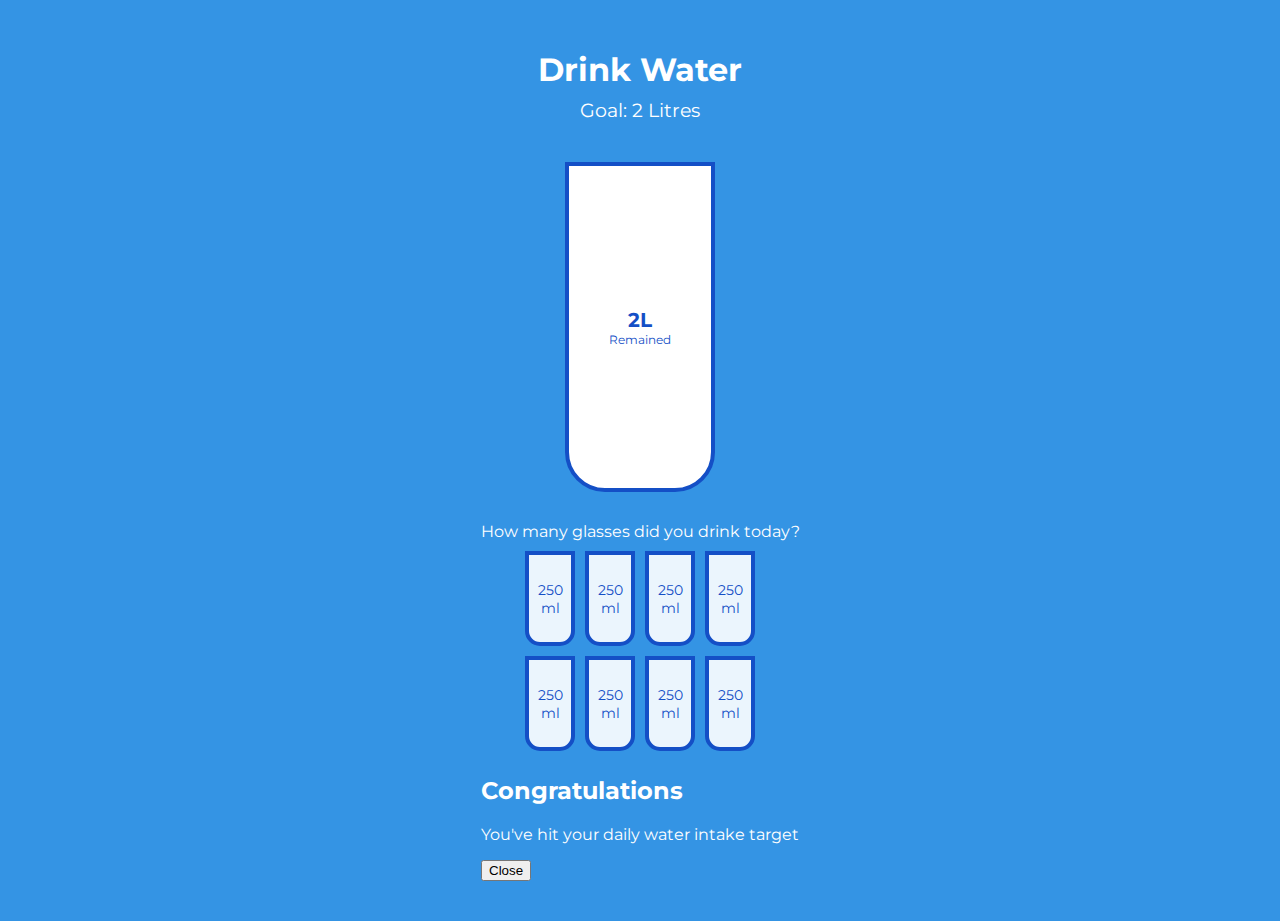
<file: Drink Water app/drinkWaterApp.html>
<!DOCTYPE html>
<html lang="en">
<head>
    <meta charset="UTF-8">
    <meta http-equiv="X-UA-Compatible" content="IE=edge">
    <meta name="viewport" content="width=device-width, initial-scale=1.0">
    <!-- CSS only -->
<link href="https://cdn.jsdelivr.net/npm/bootstrap@5.1.3/dist/css/bootstrap.min.css" rel="stylesheet" integrity="sha384-1BmE4kWBq78iYhFldvKuhfTAU6auU8tT94WrHftjDbrCEXSU1oBoqyl2QvZ6jIW3" crossorigin="anonymous">
    <link rel="stylesheet" href="https://cdnjs.cloudflare.com/ajax/libs/font-awesome/6.0.0-beta3/css/all.min.css">
    <link rel="stylesheet" href="drinkWaterApp.css">
    
    <title>Drink Water</title>
</head>
<body>
    <h1>Drink Water</h1>
    <h3>Goal: 2 Litres</h3>

    <!-- cup div will be for the main large cup -->
    <div class="cup">
        <div class="remained" id="remained">
            <span id="litres"></span>
            <!-- small element represents side comments or small print -->
            <small>Remained</small>
        </div>
        <div class="percentage" id="percentage">
          
        </div>
    </div>

    <p class="text">How many glasses did you drink today?</p>

    <!-- small cups -->
    <div class="cups">
        <div class="cup cup-small">250 ml</div>
        <div class="cup cup-small">250 ml</div>
        <div class="cup cup-small">250 ml</div>
        <div class="cup cup-small">250 ml</div>
        <div class="cup cup-small">250 ml</div>
        <div class="cup cup-small">250 ml</div>
        <div class="cup cup-small">250 ml</div>
        <div class="cup cup-small">250 ml</div>
    </div>
    <!-- modal to alert user they have coompleted their water intake goal -->
    <div class="modal-container" id="modal-trigger">
        <div class="modal">
            <div class="modal-contents">
                <i class="bi bi-x-circle"></i>
                <h2>Congratulations</h2>
            
                <p>You've hit your daily water intake target</p>
                <button>Close</button>
            </div>           
        </div>
    </div>

<script src="drinkWaterApp.js"></script>

<!-- JavaScript Bundle with Popper -->
<script src="https://cdn.jsdelivr.net/npm/bootstrap@5.1.3/dist/js/bootstrap.bundle.min.js" integrity="sha384-ka7Sk0Gln4gmtz2MlQnikT1wXgYsOg+OMhuP+IlRH9sENBO0LRn5q+8nbTov4+1p" crossorigin="anonymous"></script>    

</body>
</html>
</file>
<file: Drink Water app/drinkWaterApp.css>
@import url('https://fonts.googleapis.com/css2?family=Montserrat:400,600&display=swap');

:root {
    /* added a uniform border colour as I will be using it a lot throughout the project */
    --border-color: #144fc6;
    --fill-color: #6ab3f8;
}
*{
    box-sizing:border-box;
}

body {
    background-color: #3494e4;
    color: #fff;
   font-family: 'Montserrat', sans-serif;
   display: flex;
   flex-direction: column;
   align-items: center;
   margin: 40px;
}

h1 {
    margin: 10px 0 0;
}
h3 {
    font-weight: 400;
    margin: 10px 0;
}

.cup {
    background-color: #fff;
    border: 4px solid var(--border-color);
    /* used the same color for the text also */
    color: var(--border-color);
    /* top and bottom straight, left and right 40px */
    border-radius: 0 0 40px 40px;
    height: 330px;
    width: 150px;
    margin: 30px 0;
    display: flex;
    flex-direction: column;
    overflow: hidden;
}

.cup.cup-small {
    height: 95px;
    width: 50px;
    border-radius: 0 0 15px 15px;
    background-color: rgba(255,255,255,0.9);
    cursor: pointer;
    font-size: 14px;
    align-items: center;
    justify-content: center;
    text-align: center;
    margin: 5px;
    transition: 0.3s ease;
}

.cup.cup-small.full{
    background-color: var(--fill-color);
    color: #fff;
}
.cups{
    display: flex;
    flex-wrap: wrap;
    align-items: center;
    justify-content: center;
    /* width of container shrunk to display 4 glasses on each line */
    width: 280px;
}

.remained {
    display: flex;
    flex-direction: column;
    align-items: center;
    justify-content: center;
    text-align: center;
    flex: 1;
    transition: 0.3s ease;
}

.remained span{
    font-size: 20px;
    font-weight: bold;
}

.remained small{
    font-size: 12px;
}

/* percentage in large cup */
.percentage{
    background-color: var(--fill-color);
    display: flex;
    align-items: center;
    justify-content: center;
    font-weight: bold;
    font-size: 30px;
    height: 0;
    transition: 0.3s ease;
}

.text {
    text-align: center;
    margin: 0 0 5px;
} 

/*Modal to alert user of goal achieved */

/* .modal-container{
    position: fixed;
    top: 0;
    left: 0;
    height: 100vh;
    width: 100vw;
    background-color: rgba(0,0,0,0.3);
   
   }
.modal{
    background-color: #fff;
    width: 500px;
    height: 200px;
    border-radius: 5px;
    box-shadow: darkblue;
    padding: 20px 50px;
    display: flex;
    align-content: center;
    margin: 0 auto;
      
}
.modal-contents h2{
    font-weight: bold;
    color:var(--border-color);
}
.modal-contents p{
   color:black;
  
}
button{
    
    background-color: var(--border-color);
    border: 0;
    border-radius: 7.5px;
    box-shadow: 0 2px 4px rgba(0,0,0,0.2);
    color: #fff;
    padding: 10px 25px;
    font-size: 14px;
} */
</file>
